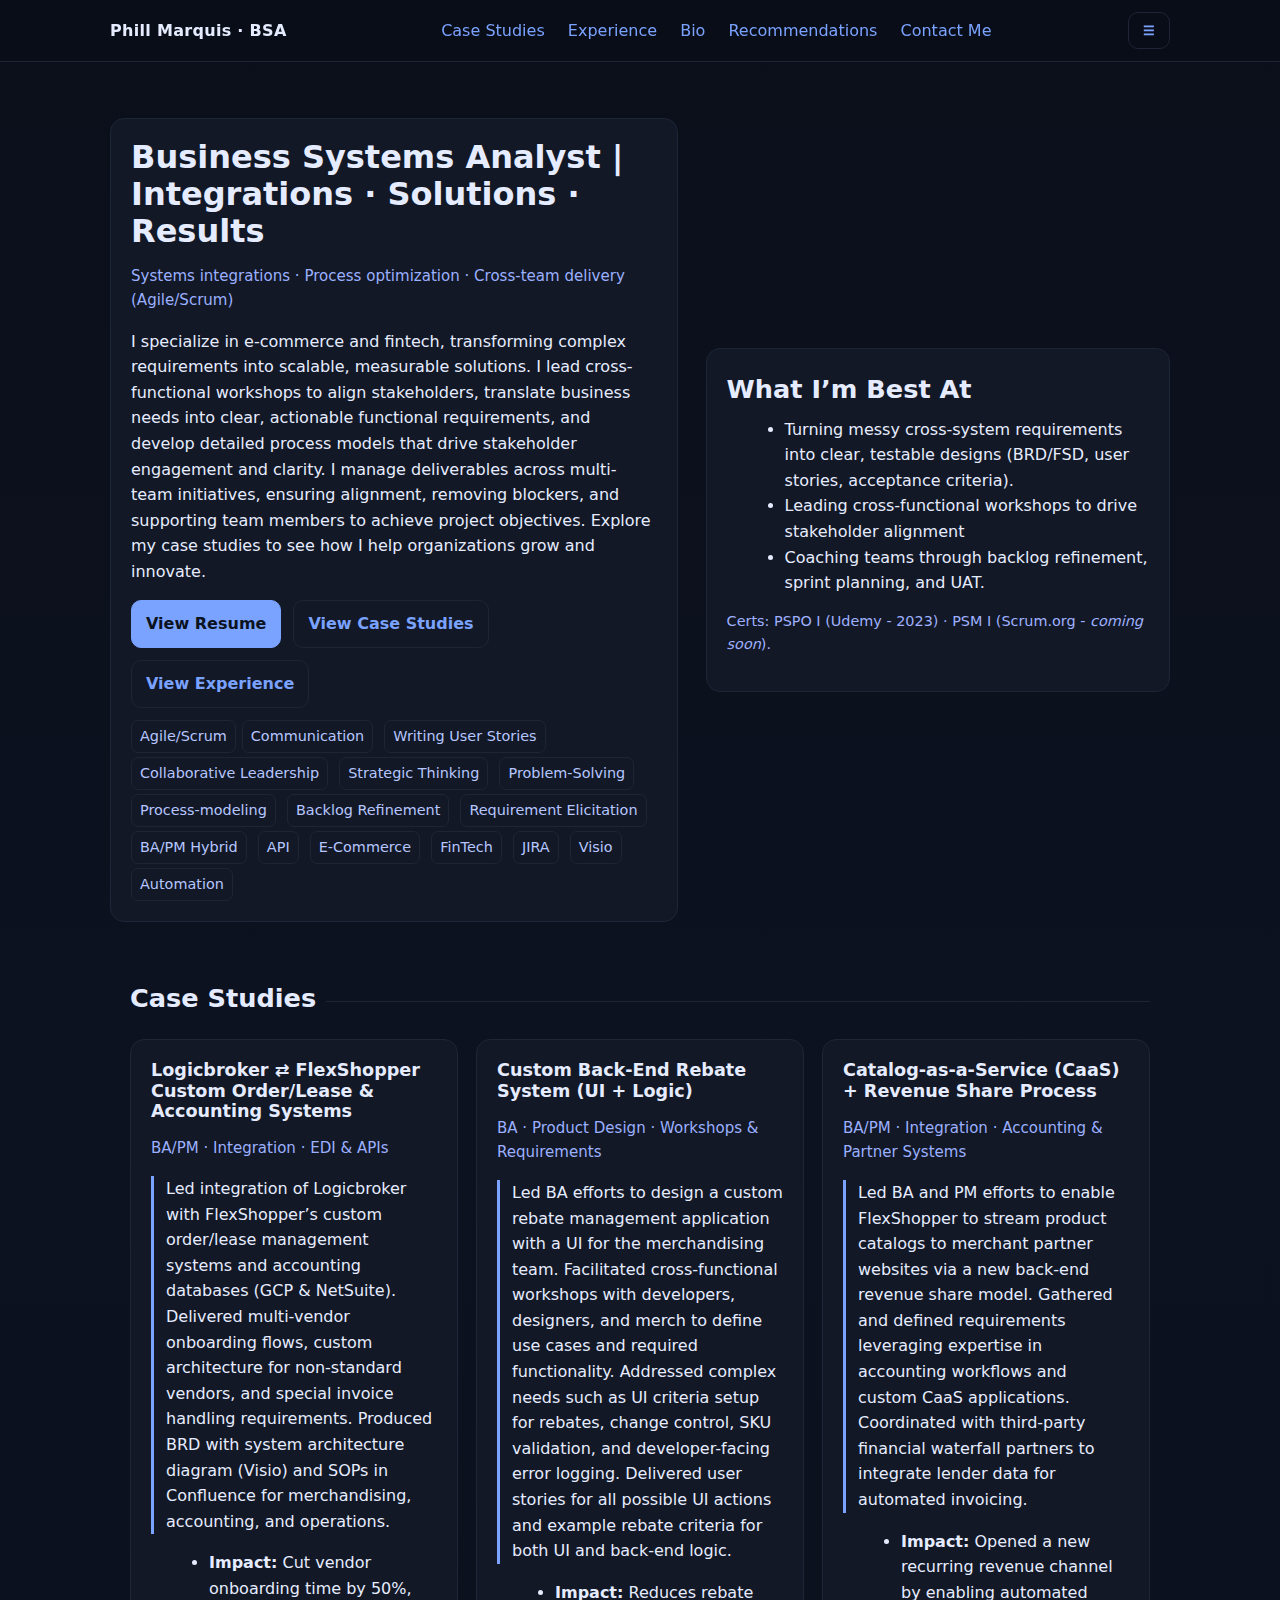
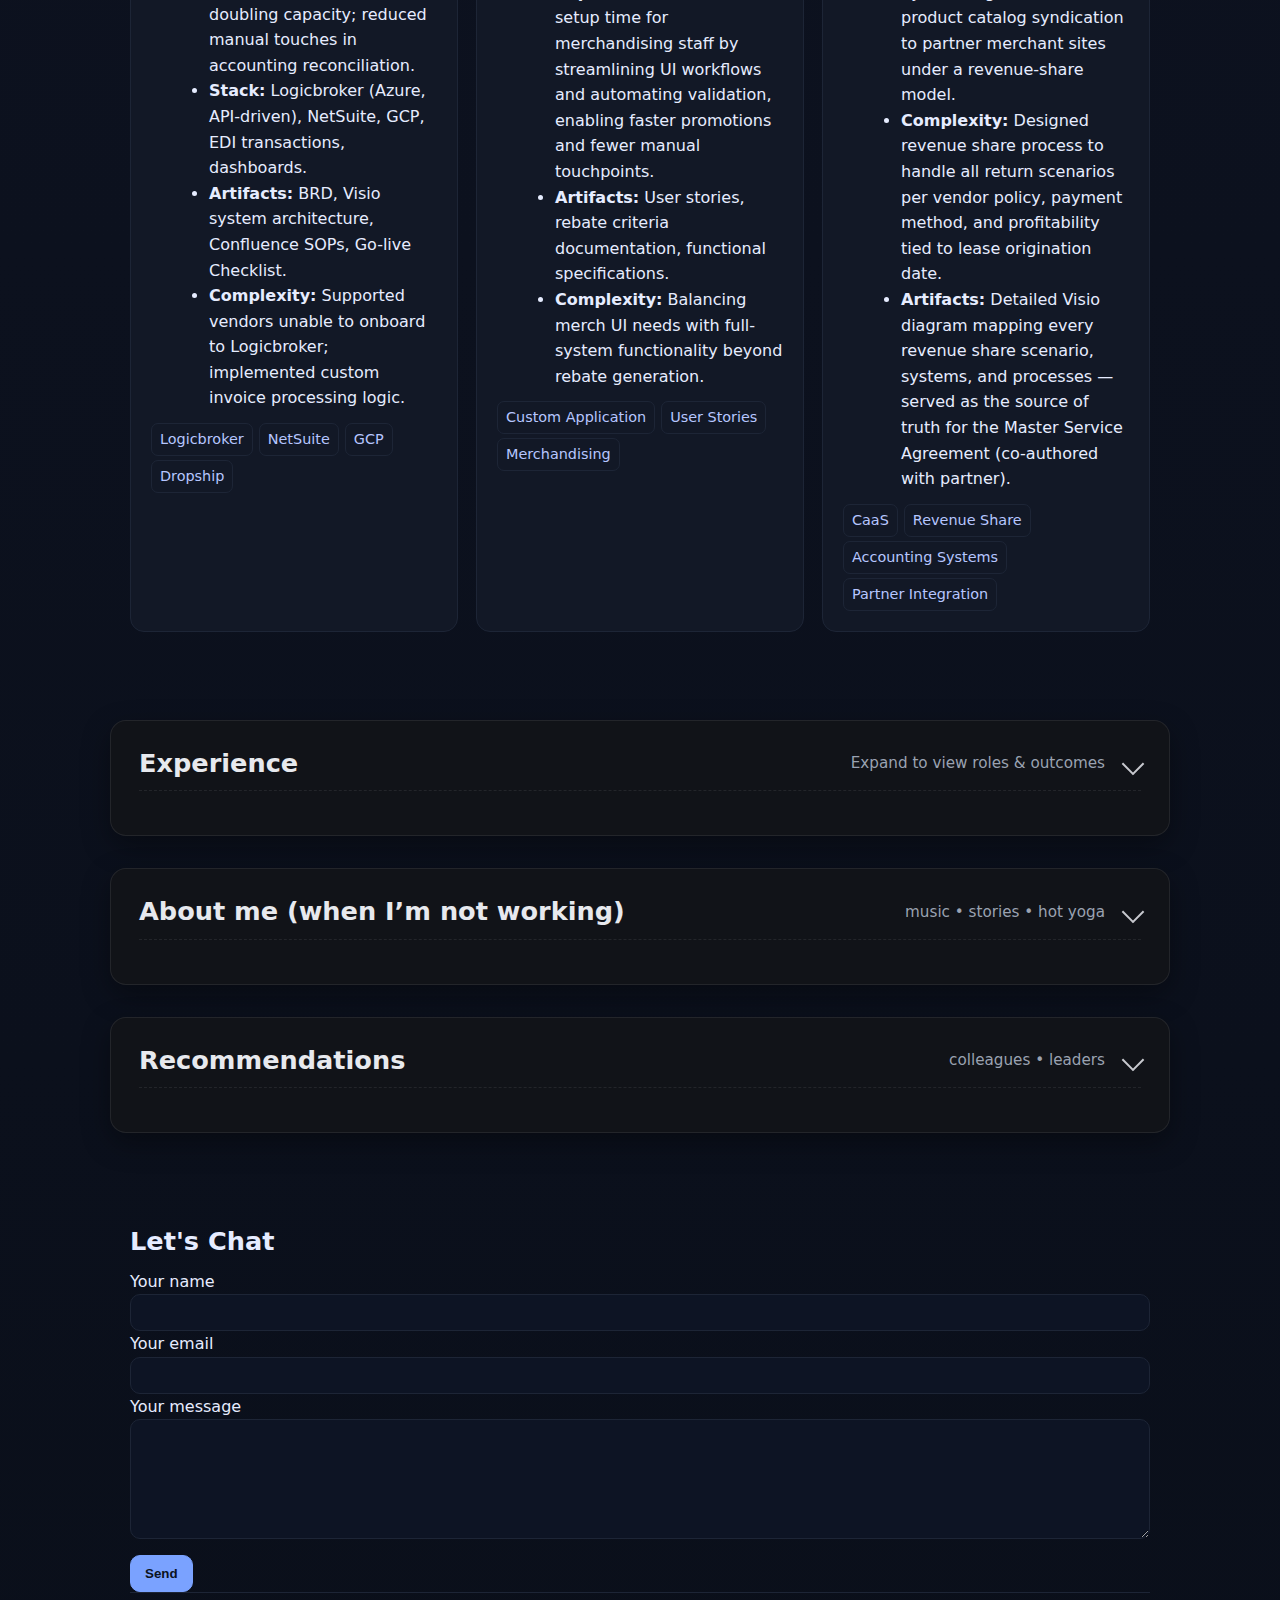
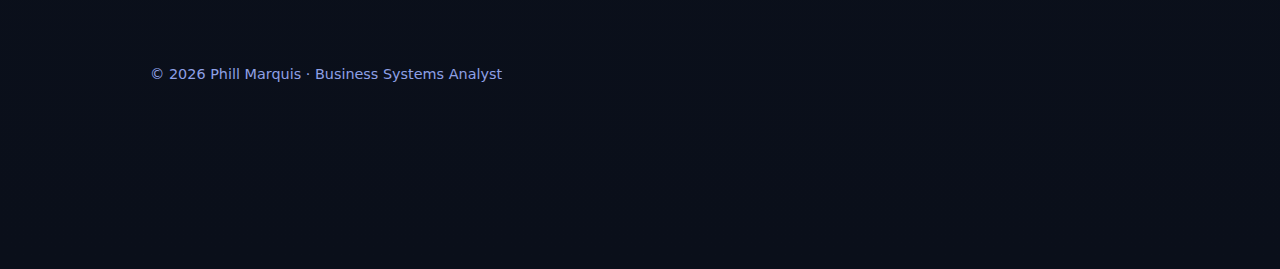
<file: index.html>
<!doctype html>
<html lang="en">
<head>
  <meta charset="utf-8" />
  <meta name="viewport" content="width=device-width, initial-scale=1" />
  <title>Phill Marquis — Business Systems Analyst Portfolio</title>
  <meta name="description" content="Business Systems Analyst specializing in systems integrations, process optimization, and cross-team delivery (Agile/Scrum). Portfolio, case studies, blog, and contact." />
  <style>
    :root{
      --bg:#0b0f1a; --panel:#121826; --ink:#e6ecff; --muted:#9bb0ff;
      --accent:#7aa2ff; --accent-2:#b6c6ff; --line:#1d2536; --ok:#89ffa1;
    }
    *{box-sizing:border-box} html{scroll-behavior:smooth}
    body{margin:0;font:16px/1.6 system-ui,Segoe UI,Roboto,Helvetica,Arial;color:var(--ink);background:linear-gradient(180deg,var(--bg),#0d1220 30%,#0a0f1a)}
    a{color:var(--accent);text-decoration:none} a:hover{text-decoration:underline}
    header{position:sticky;top:0;z-index:1000;background:rgba(9,13,24,.85);backdrop-filter:blur(8px);border-bottom:1px solid var(--line)}
    .nav{max-width:1100px;margin:0 auto;display:flex;align-items:center;justify-content:space-between;padding:12px 20px}
    .brand{font-weight:700;letter-spacing:.3px}
    .menu a{margin-left:18px}
    .wrap{max-width:1100px;margin:0 auto;padding:56px 20px}
    .hero{display:grid;grid-template-columns:1.1fr .9fr;gap:28px;align-items:center}
    .card{background:var(--panel);border:1px solid var(--line);border-radius:14px;padding:20px}
    .pill{display:inline-block;padding:6px 10px;border:1px solid var(--line);border-radius:999px;color:var(--muted);margin-right:8px;margin-bottom:8px}
    h1,h2,h3{line-height:1.15;margin:0 0 12px}
    h1{font-size:2rem} h2{font-size:1.6rem;margin-top:6px} h3{font-size:1.1rem}
    .cta{display:flex;gap:12px;margin-top:14px;flex-wrap:wrap}
    .btn{display:inline-block;padding:10px 14px;border-radius:10px;border:1px solid var(--accent);color:#0b1220;background:var(--accent);font-weight:600}
    .btn.ghost{background:transparent;color:var(--accent);border-color:var(--line)}
    .grid{display:grid;gap:18px}
    .grid.cols-3{grid-template-columns:repeat(3,1fr)}
    .grid.cols-2{grid-template-columns:repeat(2,1fr)}
    .meta{color:var(--muted);font-size:.94rem}
    .list{margin:10px 0 0 18px}
    .foot{color:#8ea0e6;font-size:.9rem}
    .tagset{margin-top:8px}
    .tag{display:inline-block;border:1px solid var(--line);border-radius:7px;padding:4px 8px;margin:4px 6px 0 0;color:var(--accent-2);font-size:.9rem}
    .ks{border-left:3px solid var(--accent);padding-left:12px}
    .badge{color:#07121f;background:var(--ok);border-radius:7px;padding:2px 8px;font-weight:700;letter-spacing:.3px;margin-left:8px}
    .section-title{display:flex;align-items:center;gap:10px;margin-bottom:14px}
    .section-title .line{flex:1;height:1px;background:var(--line)}
    form input, form textarea{width:100%;padding:10px;border-radius:10px;border:1px solid var(--line);background:#0d1424;color:var(--ink)}
    form textarea{min-height:120px}
    form button{margin-top:8px}
    footer{border-top:1px solid var(--line);margin-top:40px}
    .note{font-size:.9rem;color:#9fb1ff}
    @media (max-width:900px){.hero{grid-template-columns:1fr}}
    @media (max-width:720px){.grid.cols-3{grid-template-columns:1fr}.grid.cols-2{grid-template-columns:1fr}}
  </style>
  <script>
    // mobile nav toggle + close on link
    document.addEventListener('DOMContentLoaded', () => {
      const burger = document.getElementById('burger');
      const menu = document.getElementById('menu');
      burger.addEventListener('click', () => menu.hidden = !menu.hidden);
      menu.querySelectorAll('a').forEach(a => a.addEventListener('click', () => menu.hidden = true));
    });
  </script>
</head>
<body>
  <header>
    <div class="nav">
      <div class="brand">Phill Marquis · BSA</div>
      <nav>
        <div class="menu" id="menu">
          <a href="#cases">Case Studies</a>
          <a href="#experience">Experience</a>
          <a href="#about-me">Bio</a>
          <a href="#recommendations">Recommendations</a>
          <a href="#form">Contact Me</a>
        </div>
      </nav>
      <button id="burger" class="btn ghost" aria-label="Menu">☰</button>
    </div>
  </header>

  <main class="wrap">
    <!-- HERO -->
    <section class="hero">
      <div class="card">
        <h1>Business Systems Analyst | Integrations · Solutions · Results</h1>
        <p class="meta">Systems integrations · Process optimization · Cross-team delivery (Agile/Scrum)</p>
        <p>I specialize in e-commerce and fintech, transforming complex requirements into scalable, measurable solutions. I lead cross-functional workshops to align stakeholders, translate business needs into clear, actionable functional requirements, and develop detailed process models that drive stakeholder engagement and clarity. I manage deliverables across multi-team initiatives, ensuring alignment, removing blockers, and supporting team members to achieve project objectives. Explore my case studies to see how I help organizations grow and innovate.</p>
        <div class="cta">
         <a href="https://marquisphill.github.io/Professional-Portfolio/Phillip_DaSilva-Marquis_Resume_2025_Web.pdf" 
       class="btn btn-ghost" 
       target="_blank" 
       rel="noopener">
          <i class="bi bi-file-earmark-arrow-down"></i> View Resume
        </a>
          <a class="btn ghost" href="#cases">View Case Studies</a>
          <a class="btn ghost" href="#experience">View Experience</a>
        </div>
        <div class="tagset">
<span class="tag">Agile/Scrum</span><span class="tag">Communication</span>
<span class="tag">Writing User Stories</span>
<span class="tag">Collaborative Leadership</span>
<span class="tag">Strategic Thinking</span>
<span class="tag">Problem-Solving</span>
<span class="tag">Process-modeling</span>
<span class="tag">Backlog Refinement</span>
<span class="tag">Requirement Elicitation</span>
<span class="tag">BA/PM Hybrid</span>
<span class="tag">API</span>
<span class="tag">E-Commerce</span>
<span class="tag">FinTech</span>
<span class="tag">JIRA</span>
<span class="tag">Visio</span>
<span class="tag">Automation</span>
        </div>
      </div>
      <div class="card">
        <h2>What I’m Best At</h2>
        <ul class="list">
          <li>Turning messy cross-system requirements into clear, testable designs (BRD/FSD, user stories, acceptance criteria).</li>
          <li>Leading cross-functional workshops to drive stakeholder alignment</li>
          <li>Coaching teams through backlog refinement, sprint planning, and UAT.</li>
        </ul>
        <p class="note">Certs: PSPO I (Udemy - 2023) · PSM I (Scrum.org - <em>coming soon</em>).</p>
      </div>
    </section>

    <!-- CASE STUDIES -->
    <section id="cases" class="wrap">
      <div class="section-title"><h2>Case Studies</h2><div class="line"></div></div>
      <div class="grid cols-3">
        <!-- Case 1 -->
        <article class="card">
          <h3>Logicbroker ⇄ FlexShopper Custom Order/Lease & Accounting Systems</h3>
          <p class="meta">BA/PM · Integration · EDI & APIs</p>
          <p class="ks">Led integration of Logicbroker with FlexShopper’s custom order/lease management systems and accounting databases (GCP & NetSuite). Delivered multi-vendor onboarding flows, custom architecture for non-standard vendors, and special invoice handling requirements. Produced BRD with system architecture diagram (Visio) and SOPs in Confluence for merchandising, accounting, and operations.</p>
          <ul class="list">
            <li><strong>Impact:</strong> Cut vendor onboarding time by 50%, doubling capacity; reduced manual touches in accounting reconciliation.</li>
            <li><strong>Stack:</strong> Logicbroker (Azure, API-driven), NetSuite, GCP, EDI transactions, dashboards.</li>
            <li><strong>Artifacts:</strong> BRD, Visio system architecture, Confluence SOPs, Go-live Checklist.</li>
            <li><strong>Complexity:</strong> Supported vendors unable to onboard to Logicbroker; implemented custom invoice processing logic.</li>
          </ul>
          <div class="tagset">
            <span class="tag">Logicbroker</span><span class="tag">NetSuite</span><span class="tag">GCP</span><span class="tag">Dropship</span>
          </div>
        </article>

        <!-- Case 2 -->
        <article class="card">
          <h3>Custom Back-End Rebate System (UI + Logic)</h3>
          <p class="meta">BA · Product Design · Workshops & Requirements</p>
          <p class="ks">Led BA efforts to design a custom rebate management application with a UI for the merchandising team. Facilitated cross-functional workshops with developers, designers, and merch to define use cases and required functionality. Addressed complex needs such as UI criteria setup for rebates, change control, SKU validation, and developer-facing error logging. Delivered user stories for all possible UI actions and example rebate criteria for both UI and back-end logic.</p>
          <ul class="list">
            <li><strong>Impact:</strong> Reduces rebate setup time for merchandising staff by streamlining UI workflows and automating validation, enabling faster promotions and fewer manual touchpoints.</li>
            <li><strong>Artifacts:</strong> User stories, rebate criteria documentation, functional specifications.</li>
            <li><strong>Complexity:</strong> Balancing merch UI needs with full-system functionality beyond rebate generation.</li>
          </ul>
          <div class="tagset">
            <span class="tag">Custom Application</span><span class="tag">User Stories</span><span class="tag">Merchandising</span>
          </div>
        </article>

        <!-- Case 3 -->
        <article class="card">
          <h3>Catalog-as-a-Service (CaaS) + Revenue Share Process</h3>
          <p class="meta">BA/PM · Integration · Accounting & Partner Systems</p>
          <p class="ks">Led BA and PM efforts to enable FlexShopper to stream product catalogs to merchant partner websites via a new back-end revenue share model. Gathered and defined requirements leveraging expertise in accounting workflows and custom CaaS applications. Coordinated with third-party financial waterfall partners to integrate lender data for automated invoicing.</p>
          <ul class="list">
            <li><strong>Impact:</strong> Opened a new recurring revenue channel by enabling automated product catalog syndication to partner merchant sites under a revenue-share model.</li>
            <li><strong>Complexity:</strong> Designed revenue share process to handle all return scenarios per vendor policy, payment method, and profitability tied to lease origination date.</li>
            <li><strong>Artifacts:</strong> Detailed Visio diagram mapping every revenue share scenario, systems, and processes — served as the source of truth for the Master Service Agreement (co-authored with partner).</li>
          </ul>
          <div class="tagset">
            <span class="tag">CaaS</span><span class="tag">Revenue Share</span><span class="tag">Accounting Systems</span><span class="tag">Partner Integration</span>
          </div>
        </article>
      </div>
    </section>


<!-- EXPERIENCE (collapsible, self-contained styles) -->
<section id="experience" class="xp-module">
  <details id="xp-details" class="xp-card">
    <summary class="xp-header">
      <h2 class="xp-title">Experience</h2>
      <span class="xp-kicker">Expand to view roles &amp; outcomes</span>
      <span class="xp-caret" aria-hidden="true"></span>
    </summary>

    <div class="xp-roles">

      <!-- FlexShopper — Project Manager, Merchandising -->
      <article class="xp-role">
        <div class="xp-meta">
          <div class="xp-meta-left">
            <h3 class="xp-role-title">Project Manager, Merchandising</h3>
            <div class="xp-company">FlexShopper Inc. · Boca Raton, FL</div>
          </div>
          <div class="xp-dates">Mar 2025 – Aug 2025</div>
        </div>
        <p class="xp-text">
          Led projects and requirements across merchandising initiatives; launched category microsites with finance waterfall,
          streamlining merchant onboarding and driving new revenue activation.
        </p>
      </article>

      <!-- FlexShopper — Business Systems Analyst / PMO Analyst -->
      <article class="xp-role">
        <div class="xp-meta">
          <div class="xp-meta-left">
            <h3 class="xp-role-title">Business Systems Analyst / PMO Analyst</h3>
            <div class="xp-company">FlexShopper Inc. · Boca Raton, FL</div>
          </div>
          <div class="xp-dates">Nov 2023 – Mar 2025</div>
        </div>
        <p class="xp-text">
          Drove Agile delivery and authored BRDs/FSDs; integrated Logicbroker with NetSuite to automate remittance,
          onboard 35+ vendors, cut onboarding SLAs by 50%, and standardize the invoice process.
        </p>
      </article>

      <!-- Pet Supermarket — Junior Business Analyst -->
      <article class="xp-role">
        <div class="xp-meta">
          <div class="xp-meta-left">
            <h3 class="xp-role-title">Junior Business Analyst</h3>
            <div class="xp-company">Pet Supermarket Inc. · Sunrise, FL</div>
          </div>
          <div class="xp-dates">Jan 2021 – Jul 2023</div>
        </div>
        <p class="xp-text">
          Acted as PIM product owner; onboarded 200+ vendors and scaled data ops for 14K+ SKUs while coordinating SFCC integrations and QA for reliable releases.
        </p>
      </article>

      <!-- Pet Supermarket — Web Catalog Specialist -->
      <article class="xp-role">
        <div class="xp-meta">
          <div class="xp-meta-left">
            <h3 class="xp-role-title">Web Catalog Specialist</h3>
            <div class="xp-company">Pet Supermarket Inc. · Sunrise, FL</div>
          </div>
          <div class="xp-dates">Aug 2018 – Jan 2021</div>
        </div>
        <p class="xp-text">
          Implemented the company’s first PIM and maintained 14K products; published 150+ new web items weekly and drove promo execution to support ecommerce growth.
        </p>
      </article>

      <!-- Pet Supermarket — Digital Marketing Specialist -->
      <article class="xp-role">
        <div class="xp-meta">
          <div class="xp-meta-left">
            <h3 class="xp-role-title">Digital Marketing Specialist</h3>
            <div class="xp-company">Pet Supermarket Inc. · Sunrise, FL</div>
          </div>
          <div class="xp-dates">Oct 2015 – Aug 2018</div>
        </div>
        <p class="xp-text">
          Onboarded Oracle Responsys and managed a 1.5M list; warmed up the IP and lifted email open rate 30%, increasing site traffic by 17% through data-driven campaigns.
        </p>
      </article>

      <!-- Pet Supermarket — Ecommerce Specialist -->
      <article class="xp-role">
        <div class="xp-meta">
          <div class="xp-meta-left">
            <h3 class="xp-role-title">Ecommerce Specialist</h3>
            <div class="xp-company">Pet Supermarket Inc. · Sunrise, FL</div>
          </div>
          <div class="xp-dates">Jul 2015 – Aug 2015</div>
        </div>
        <p class="xp-text">
          Supported store migration and site redesign; managed Amazon Seller ops and introduced faceted search to improve product discovery.
        </p>
      </article>

      <!-- Pet Supermarket — Sales Associate -->
      <article class="xp-role">
        <div class="xp-meta">
          <div class="xp-meta-left">
            <h3 class="xp-role-title">Sales Associate</h3>
            <div class="xp-company">Pet Supermarket Inc. · Sunrise, FL</div>
          </div>
          <div class="xp-dates">Jul 2013 – Apr 2015</div>
        </div>
        <p class="xp-text">
          Delivered high-touch customer service and achieved sales goals through product expertise and relationship building.
        </p>
      </article>

    </div>
  </details>
</section>

<style>
  /* dark palette tuned to your theme */
  :root{
    --xp-bg: #0a0c12;             /* page background (darker) */
    --xp-card: #111318;           /* card background (slightly lighter) */
    --xp-text: #e7e9ee;
    --xp-muted: #9aa2b1;
    --xp-border: rgba(255,255,255,.08);
    --xp-shadow: 0 10px 28px rgba(0,0,0,.35);
    --xp-radius: 16px;
  }

  /* spacing around section */
  .xp-module{ margin: 2rem 0; }

  /* card that fully encapsulates Experience */
  .xp-card{
    background: var(--xp-card);
    color: var(--xp-text);
    border: 1px solid var(--xp-border);
    border-radius: var(--xp-radius);
    box-shadow: var(--xp-shadow);
    padding: clamp(1rem, 2.5vw, 1.75rem);
    overflow: hidden;            /* keeps header content inside the box */
  }

  /* remove native marker and make header the toggle */
  .xp-header{ 
    list-style: none; 
    cursor: pointer;
    display: grid;
    grid-template-columns: 1fr auto 1.5rem; /* title | kicker | caret */
    align-items: center;
    gap: .75rem;
    border-bottom: 1px dashed var(--xp-border);
    padding-bottom: .75rem;
    margin-bottom: 1rem;
  }
  .xp-card > summary::-webkit-details-marker{ display:none; } /* hide default arrow */
  .xp-title{ margin:0; font-size: clamp(1.25rem, 1rem + 1vw, 1.6rem); }
  .xp-kicker{ color: var(--xp-muted); font-size: .95rem; white-space: nowrap; }
  .xp-caret{
    width: 1rem; height: 1rem;
    justify-self: end;
    border-right: 2px solid rgba(231,233,238,.85);
    border-bottom: 2px solid rgba(231,233,238,.85);
    transform: rotate(45deg); /* ▼ look */
    transition: transform .18s ease;
  }
  /* rotate caret when open */
  details[open] .xp-caret{ transform: rotate(-135deg); } /* ▲ */

  /* roles layout */
  .xp-roles{ display: grid; gap: 1rem; }
  .xp-role{ padding: .25rem 0; }

  /* meta row keeps content inside and wraps neatly on small screens */
  .xp-meta{
    display:flex; align-items:flex-start; justify-content:space-between; gap:.75rem; flex-wrap:wrap;
  }
  .xp-role-title{ margin:0 0 .15rem 0; font-size: 1rem; }
  .xp-company{ color: var(--xp-muted); font-size: .95rem; }
  .xp-dates{ color: var(--xp-muted); font-size: .9rem; white-space: nowrap; }

  .xp-text{ margin:.5rem 0 0 0; line-height: 1.55; }
</style>

<!-- ABOUT ME (collapsible, image left / text right) -->
<section id="about-me" class="ab-module">
  <details id="about-details" class="ab-card">
    <summary class="ab-header">
      <h2 class="ab-title">About me (when I’m not working)</h2>
      <span class="ab-kicker">music • stories • hot yoga</span>
      <span class="ab-caret" aria-hidden="true"></span>
    </summary>

    <div class="ab-grid">
      <!-- Image (left) -->
      <figure class="ab-media">
        <!-- Replace the src with your image path -->
        <img src="https://marquisphill.github.io/Professional-Portfolio/about_me_square_2.jpg" alt="Phill staring off into the lush green Colombian jungle, thinking about his next project" loading="lazy">
      </figure>

      <!-- Text (right) -->
      <div class="ab-body">
        <p>
          I’m someone who finds inspiration in both the quiet moments and the big, creative bursts. Producing music is my
          playground, where I can experiment, layer sounds, and build something that feels alive. Writing short stories
          gives me that same rush, letting me create worlds and characters that stick with you. And then there’s hot yoga,
          my reset button. It keeps me balanced, challenges me in the best ways, and reminds me to slow down and breathe.
          Whether I’m behind a laptop, a mixing board, or on the mat, I’m always chasing that feeling of creating
          something that matters, something that leaves an impact.
        </p>
      </div>
    </div>
  </details>
</section>

<!-- RECOMMENDATIONS (collapsible, matches About Me width) -->
<section id="recommendations" class="ab-module">
  <details id="rec-details" class="ab-card">
    <summary class="ab-header">
      <h2 class="ab-title">Recommendations</h2>
      <span class="ab-kicker">colleagues • leaders</span>
      <span class="ab-caret" aria-hidden="true"></span>
    </summary>

    <div class="rec-body">
      <!-- Recommendation block -->
      <article class="rec-card">
        <header class="rec-head">
          <h3 class="rec-name">Navin Anand</h3>
          <a class="rec-link" href="https://www.linkedin.com/in/navin-anand/" target="_blank" rel="noopener">LinkedIn</a>
        </header>
        <p class="rec-meta">
          <span class="rec-role">Chief Technology Officer (worked with Phillip on the same team)</span> ·
          <span class="rec-company">FlexShopper Inc.</span> ·
          <time datetime="2025-08-09">August 9, 2025</time>
        </p>
        <p class="rec-blurb">
       Phil was part of our PMO team, where he consistently demonstrated adaptability, and strategic thinking. Starting within the Development PMO, Phil quickly pivoted to the Business PMO without missing a beat—showing his ability to bridge technical and business perspectives seamlessly.<br><br>

Phil effectively managed a diverse set of stakeholders, including external partners, internal business SMEs, and development teams. He excelled at facilitating discussions with all key parties to prioritize initiatives, ensuring that our backlog was always aligned with ROI-driven decision-making. His command of Jira, Confluence, Asana, and other PM tools made him a highly efficient and well-organized PM/BA/PO<br><br>

From day one, Phil took on large-scale programs with confidence and delivered results—Logicbroker being a standout example. His ability to coordinate complex projects, align cross-functional teams, and keep everyone focused on shared goals made him an indispensable part of our success.<br><br>

I would recommend Phil for any program or project management role—his combination of adaptability, and results-oriented leadership is truly top-tier.
        </p>
      </article>

      <article class="rec-card">
        <header class="rec-head">
          <h3 class="rec-name">Joseph Zannucci</h3>
          <a class="rec-link" href="https://www.linkedin.com/in/dennis-owcarz-7500a27/" target="_blank" rel="noopener">LinkedIn</a>
        </header>
        <p class="rec-meta">
          <span class="rec-role">Project Manager IT/DEV & Scrum Master (managed Phillip directly)</span> ·
          <span class="rec-company">FlexShopper Inc.</span> ·
          <time datetime="2025-08-14">August 14, 2025</time>
        </p>
        <p class="rec-blurb">
          I'm happy to recommend Phill, who reported directly to me at Flexshopper. I worked with him on several projects, and he was consistently reliable, organized, and eager to grow.<br><br>

He played a key role in managing off-cycle requests from our Merchandising team and was a huge help in supporting payment process integrations. No matter the task, he approached it with a positive attitude and strong attention to detail. <br><br>

Phill was also a great team player—easy to work with and always willing to lend a hand. I’m confident he’ll bring the same energy and dedication to any role he takes on.
        </p>
      </article>

       <article class="rec-card">
        <header class="rec-head">
          <h3 class="rec-name">Moe Sheikha</h3>
          <a class="rec-link" href="https://www.linkedin.com/in/mohanads/" target="_blank" rel="noopener">LinkedIn</a>
        </header>
        <p class="rec-meta">
          <span class="rec-role">Software Development Manager (worked with Phillip but on different teams)</span> ·
          <span class="rec-company">FlexShopper Inc.</span> ·
          <time datetime="2025-08-19">August 19, 2025</time>
        </p>
        <p class="rec-blurb">
       I had the pleasure of working with Phil at FlexShopper, where he consistently impressed me with his thoroughness and ability to keep projects on track. He has a great eye for detail, asks thoughtful questions, and ensures that nothing slips through the cracks. Beyond his strong work ethic, Phil is approachable and easy to work with, which makes collaboration smooth and effective. I’d gladly work with him again on any project.
        </p>
      </article>

      <!-- Duplicate <article class="rec-card">…</article> for more -->
    </div>
  </details>
</section>

<!-- Scoped styling: inherits width from .ab-module/.ab-card like About Me -->
<style>
  /* Do NOT set max-width here; About Me width comes from your .ab-module/.ab-card CSS */
  #recommendations .rec-body {
    padding: 1.25rem;
    background: #141414;       /* slightly lighter than black bg */
    border: 1px solid #262626;
    border-top: none;           /* ab-card border likely on summary */
    border-radius: 0 0 14px 14px;
  }

  #recommendations .rec-card {
    background: #0f0f0f;
    border: 1px solid #222;
    border-radius: 12px;
    padding: 1rem 1rem 1.1rem;
    margin: 0 0 1rem 0;
    color: #eaeaea;
  }

  #recommendations .rec-head {
    display: flex;
    align-items: center;
    gap: .75rem;
    margin-bottom: .35rem;
  }

  #recommendations .rec-name { margin: 0; font-size: 1.05rem; color: #fff; }
  #recommendations .rec-link { margin-left: auto; font-size: .92rem; color: #4da3ff; text-decoration: none; }
  #recommendations .rec-link:hover { text-decoration: underline; }

  #recommendations .rec-meta { margin: 0; font-size: .9rem; color: #b5bac1; }
  #recommendations .rec-blurb { margin: .6rem 0 0; color: #dddddd; line-height: 1.55; }

  @media (prefers-reduced-motion: no-preference) {
    #recommendations .rec-card { transition: transform .12s ease; }
    #recommendations .rec-card:hover { transform: translateY(-1px); }
  }
</style>

<!-- Optional: open the section when a link points to #recommendations -->
<script>
  document.addEventListener('DOMContentLoaded', () => {
    const details = document.getElementById('rec-details');
    if (details) details.open = false; // keep closed on load
    document.querySelectorAll('a[href="#recommendations"]').forEach(a => {
      a.addEventListener('click', () => {
        setTimeout(() => { if (details) details.open = true; }, 0);
      });
    });
  });
</script>



<!-- SCOPED STYLES (keep with this section or move to your CSS file) -->
<style>
  :root{
    --ab-bg: #0a0c12;              /* page background (darker) */
    --ab-card: #111318;            /* card background (slightly lighter) */
    --ab-text: #e7e9ee;
    --ab-muted: #9aa2b1;
    --ab-border: rgba(255,255,255,.08);
    --ab-shadow: 0 10px 28px rgba(0,0,0,.35);
    --ab-radius: 16px;
  }

  .ab-module{ margin: 2rem 0; }

  /* Encapsulating card */
  .ab-card{
    background: var(--ab-card);
    color: var(--ab-text);
    border: 1px solid var(--ab-border);
    border-radius: var(--ab-radius);
    box-shadow: var(--ab-shadow);
    padding: clamp(1rem, 2.5vw, 1.75rem);
    overflow: hidden; /* ensure header content stays inside the box */
  }

  /* Collapsible header */
  .ab-header{
    list-style: none;
    cursor: pointer;
    display: grid;
    grid-template-columns: 1fr auto 1.5rem; /* title | kicker | caret */
    align-items: center;
    gap: .75rem;
    border-bottom: 1px dashed var(--ab-border);
    padding-bottom: .75rem;
    margin-bottom: 1rem;
  }
  .ab-card > summary::-webkit-details-marker{ display: none; } /* hide native marker */
  .ab-title{ margin: 0; font-size: clamp(1.25rem, 1rem + 1vw, 1.6rem); }
  .ab-kicker{ color: var(--ab-muted); font-size: .95rem; white-space: nowrap; }

  /* Caret */
  .ab-caret{
    width: 1rem; height: 1rem; justify-self: end;
    border-right: 2px solid rgba(231,233,238,.85);
    border-bottom: 2px solid rgba(231,233,238,.85);
    transform: rotate(45deg); /* ▼ */
    transition: transform .18s ease;
  }
  details[open] .ab-caret{ transform: rotate(-135deg); } /* ▲ */

  /* Content layout: image left, text right */
  .ab-grid{
    display: grid;
    grid-template-columns: minmax(240px, 40%) 1fr;
    gap: 1.25rem;
  }
  .ab-media{
    margin: 0;
    border-radius: 12px;
    overflow: hidden;
    border: 1px solid var(--ab-border);
  }
  .ab-media img{
    display: block;
    width: 100%;
    height: 100%;
    object-fit: cover;
  }
  .ab-body p{ margin: 0; line-height: 1.6; color: var(--ab-text); }

  /* Responsive: stack image and text on small screens */
  @media (max-width: 768px){
    .ab-grid{ grid-template-columns: 1fr; }
  }
</style>

<!-- JS: keep closed by default; open only when an anchor #about-me is clicked or loaded -->
<script>
(function(){
  const details = document.getElementById('about-details');
  const section = document.getElementById('about-me');

  function openAbout(){
    if (!details.open) details.open = true;
    section.scrollIntoView({ behavior: 'smooth', block: 'start' });
  }
  function closeAbout(){
    if (details.open) details.open = false;
  }

  // Closed on normal load; open only if hash is #about-me
  if (location.hash === '#about-me') openAbout(); else closeAbout();

  // Open when any link explicitly targets #about-me
  document.addEventListener('click', (e) => {
    const a = e.target.closest('a[href="#about-me"]');
    if (!a) return;
    e.preventDefault();
    openAbout();
    history.pushState(null, '', '#about-me');
  });

  // Handle back/forward navigation
  window.addEventListener('hashchange', () => {
    if (location.hash === '#about-me') openAbout();
    else closeAbout();
  });

  /* Optional: align anchors nicely if you have a sticky nav (adjust height) */
  section.style.scrollMarginTop = '84px';
})();
</script>


   
<!-- CONTACT FORM (theme-integrated) -->
<section id="form" class="wrap">
<div class="module-header mb-3">
  <h2 class="module-title"><i class="bi bi-chat-dots"></i> Let's Chat</h2>
  <span class="module-kicker"> </span>
</div>

<div id="contactAlerts" class="mb-3" aria-live="polite" aria-atomic="true"></div>

<form
  id="contactForm"
  class="card-dark p-3"
  action="https://formspree.io/f/mvgqyoby"
  method="POST"
  novalidate
>
  <!-- Name -->
  <div class="mb-3">
    <label for="name" class="form-label">Your name</label>
    <input type="text" id="name" name="name" class="form-control" required autocomplete="name" />
  </div>

  <!-- Email -->
  <div class="mb-3">
    <label for="email" class="form-label">Your email</label>
    <input type="email" id="email" name="email" class="form-control" required autocomplete="email" />
  </div>

  <!-- Message -->
  <div class="mb-3">
    <label for="message" class="form-label">Your message</label>
    <textarea id="message" name="message" class="form-control" rows="5" required></textarea>
  </div>

  <!-- Optional: subject line you’ll see in the email -->
  <input type="hidden" name="_subject" value="New message from your portfolio site" />

  <!-- Honeypot (spam reducer) -->
  <input type="text" name="_gotcha" tabindex="-1" autocomplete="off" style="display:none" />

  <button type="submit" id="contactSubmit" class="btn btn-primary">
    Send
  </button>
</form>



    <footer class="wrap">
      <p class="foot">© <span id="y"></span> Phill Marquis · Business Systems Analyst</p>
    </footer>
  </main>

  <script>document.getElementById('y').textContent = new Date().getFullYear();</script>


  <!-- Opens the Experiences section when user clicks through the experience href -->
  <script>
(function () {
  const details = document.getElementById('xp-details');
  const section  = document.getElementById('experience');

  function openExperience() {
    if (!details.open) details.open = true;
    // Smooth scroll to align the card nicely
    section.scrollIntoView({ behavior: 'smooth', block: 'start' });
  }
  function closeExperience() {
    if (details.open) details.open = false;
  }

  // 1) Initial load: open only if URL already has #experience
  if (location.hash === '#experience') openExperience();
  else closeExperience();

  // 2) In-page navigation: click any link that targets #experience
  document.addEventListener('click', (e) => {
    const anchor = e.target.closest('a[href="#experience"]');
    if (!anchor) return;
    e.preventDefault();           // stop browser’s default jump
    openExperience();             // open, then scroll
    history.pushState(null, '', '#experience'); // keep the hash in the URL
  });

  // 3) Hash changes (e.g., user clicks other section links)
  window.addEventListener('hashchange', () => {
    if (location.hash === '#experience') openExperience();
    else closeExperience();
  });

  // 4) Nice offset if you have a sticky navbar
  // (Adjust 84 to your navbar height)
  document.documentElement.style.scrollBehavior = 'smooth';
  document.querySelectorAll('section').forEach(s => s.style.scrollMarginTop = '84px');
})();
</script>



  
</body>
</html>
</file>
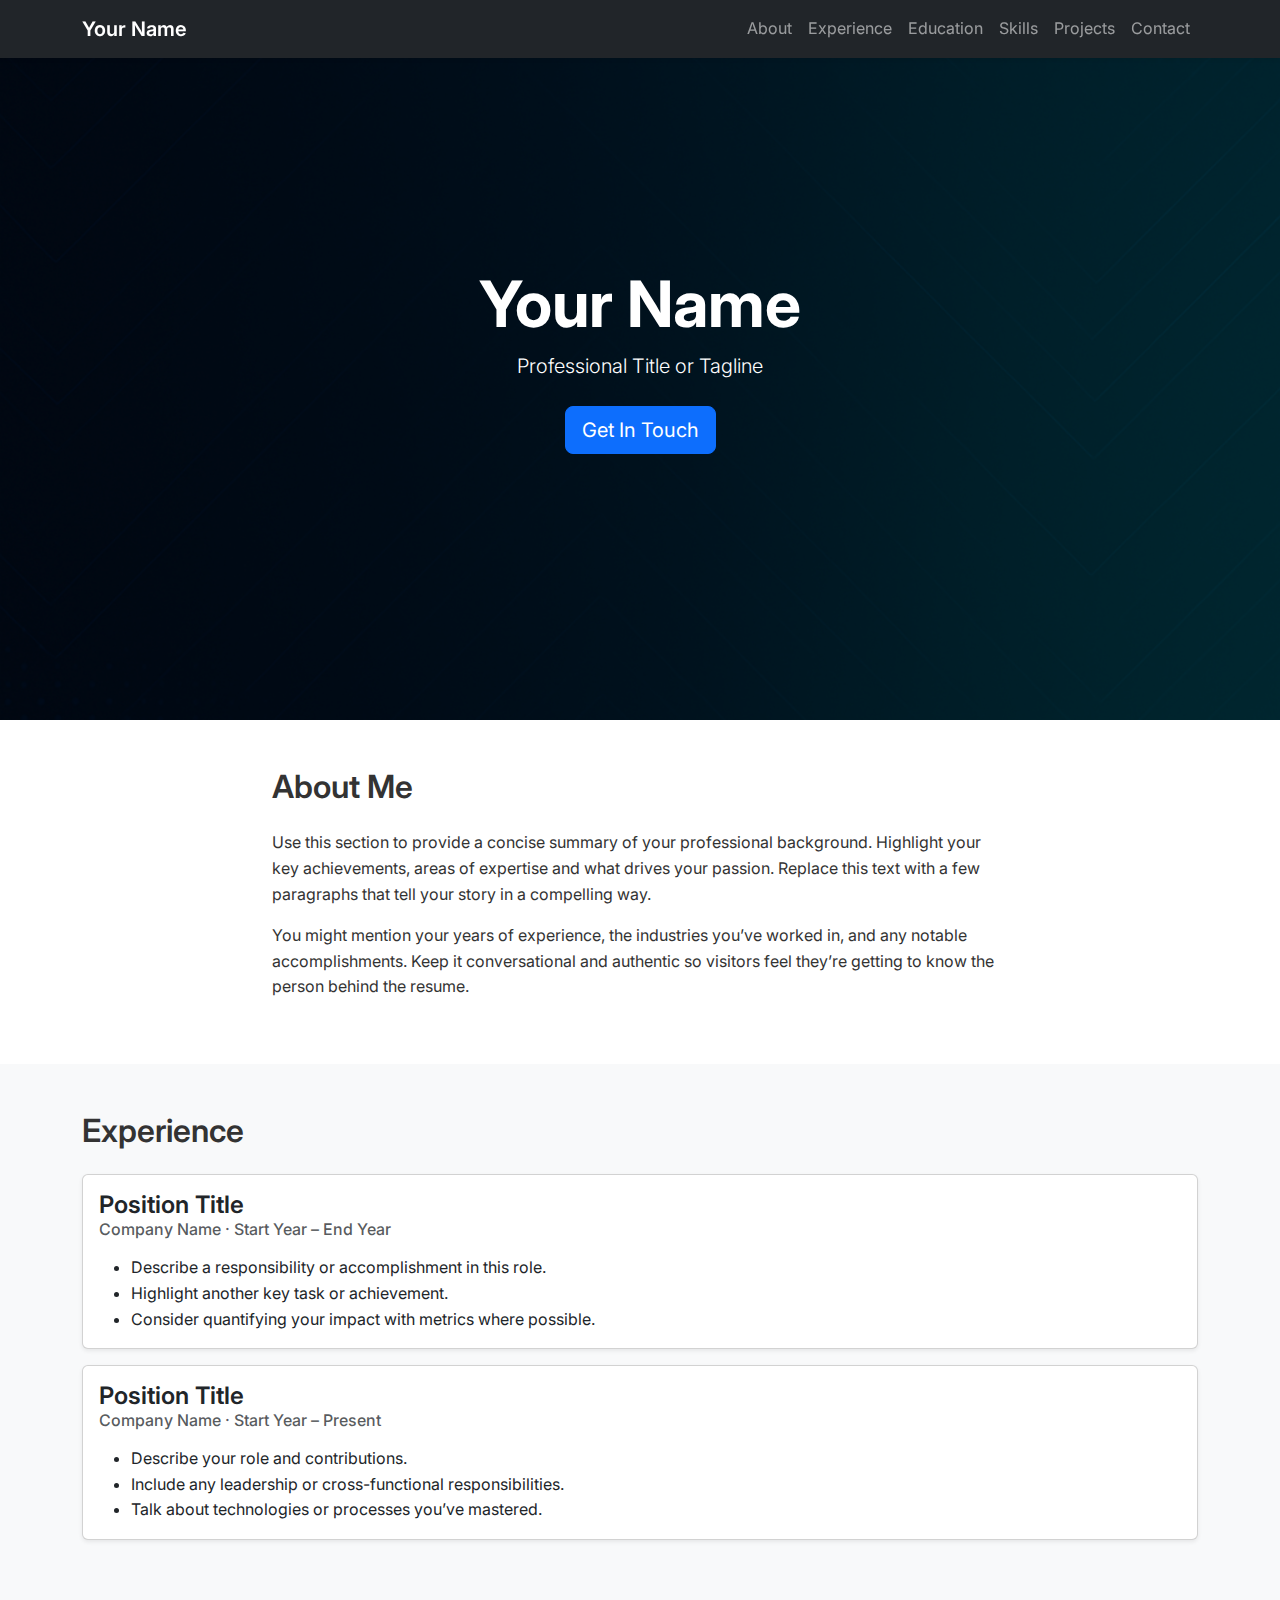
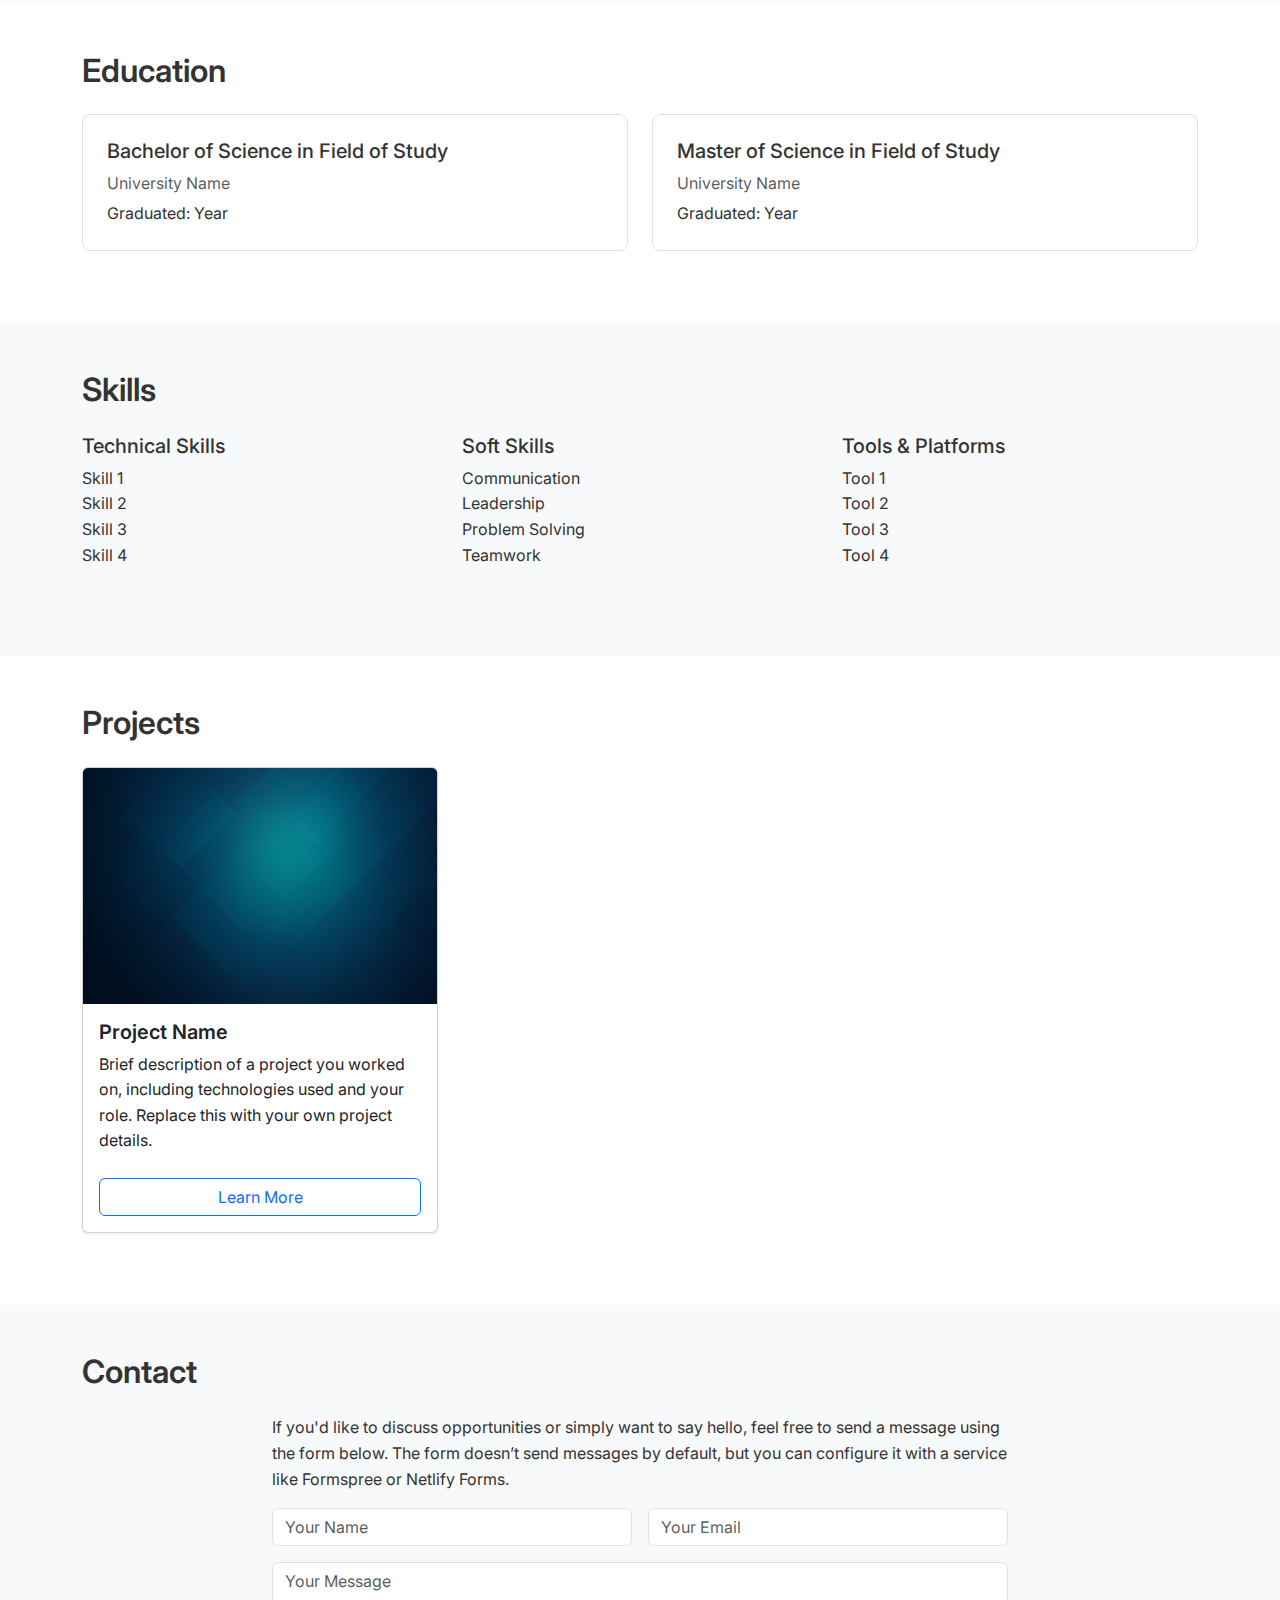
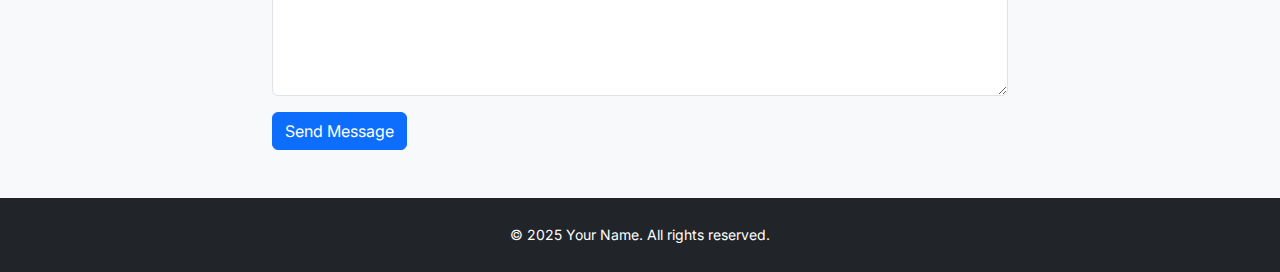
<file: professional_website/index.html>
<!DOCTYPE html>
<html lang="en">
<head>
  <meta charset="UTF-8">
  <meta name="viewport" content="width=device-width, initial-scale=1.0">
  <meta http-equiv="X-UA-Compatible" content="IE=edge">
  <title>Professional Portfolio</title>
  <!-- Bootstrap CSS -->
  <link href="https://cdn.jsdelivr.net/npm/bootstrap@5.3.2/dist/css/bootstrap.min.css" rel="stylesheet">
  <!-- Custom styles -->
  <link rel="stylesheet" href="style.css">
  <!-- Google Fonts -->
  <link rel="preconnect" href="https://fonts.googleapis.com">
  <link rel="preconnect" href="https://fonts.gstatic.com" crossorigin>
  <link href="https://fonts.googleapis.com/css2?family=Inter:wght@300;400;500;600;700&display=swap" rel="stylesheet">
</head>
<body>
  <!-- Navigation -->
  <nav class="navbar navbar-expand-lg navbar-dark bg-dark fixed-top shadow-sm">
    <div class="container">
      <a class="navbar-brand fw-semibold" href="#">Your Name</a>
      <button class="navbar-toggler" type="button" data-bs-toggle="collapse" data-bs-target="#navbarNav" aria-controls="navbarNav" aria-expanded="false" aria-label="Toggle navigation">
        <span class="navbar-toggler-icon"></span>
      </button>
      <div class="collapse navbar-collapse" id="navbarNav">
        <ul class="navbar-nav ms-auto">
          <li class="nav-item"><a class="nav-link" href="#about">About</a></li>
          <li class="nav-item"><a class="nav-link" href="#experience">Experience</a></li>
          <li class="nav-item"><a class="nav-link" href="#education">Education</a></li>
          <li class="nav-item"><a class="nav-link" href="#skills">Skills</a></li>
          <li class="nav-item"><a class="nav-link" href="#projects">Projects</a></li>
          <li class="nav-item"><a class="nav-link" href="#contact">Contact</a></li>
        </ul>
      </div>
    </div>
  </nav>

  <!-- Hero Section -->
  <header id="hero" class="d-flex align-items-center text-white text-center">
    <div class="container py-5">
      <h1 class="display-3 fw-bold">Your Name</h1>
      <p class="lead mb-4">Professional Title or Tagline</p>
      <a href="#contact" class="btn btn-primary btn-lg">Get In Touch</a>
    </div>
  </header>

  <!-- About Section -->
  <section id="about" class="py-5">
    <div class="container">
      <div class="row justify-content-center">
        <div class="col-lg-8">
          <h2 class="mb-4">About Me</h2>
          <p>Use this section to provide a concise summary of your professional background. Highlight your key achievements, areas of expertise and what drives your passion. Replace this text with a few paragraphs that tell your story in a compelling way.</p>
          <p>You might mention your years of experience, the industries you’ve worked in, and any notable accomplishments. Keep it conversational and authentic so visitors feel they’re getting to know the person behind the resume.</p>
        </div>
      </div>
    </div>
  </section>

  <!-- Experience Section -->
  <section id="experience" class="py-5 bg-light">
    <div class="container">
      <h2 class="mb-4">Experience</h2>
      <!-- Experience Item 1 -->
      <div class="card mb-3 shadow-sm">
        <div class="card-body">
          <h4 class="card-title mb-1">Position Title</h4>
          <h6 class="card-subtitle mb-3 text-muted">Company Name &middot; Start Year – End Year</h6>
          <ul class="mb-0">
            <li>Describe a responsibility or accomplishment in this role.</li>
            <li>Highlight another key task or achievement.</li>
            <li>Consider quantifying your impact with metrics where possible.</li>
          </ul>
        </div>
      </div>
      <!-- Experience Item 2 -->
      <div class="card mb-3 shadow-sm">
        <div class="card-body">
          <h4 class="card-title mb-1">Position Title</h4>
          <h6 class="card-subtitle mb-3 text-muted">Company Name &middot; Start Year – Present</h6>
          <ul class="mb-0">
            <li>Describe your role and contributions.</li>
            <li>Include any leadership or cross-functional responsibilities.</li>
            <li>Talk about technologies or processes you’ve mastered.</li>
          </ul>
        </div>
      </div>
    </div>
  </section>

  <!-- Education Section -->
  <section id="education" class="py-5">
    <div class="container">
      <h2 class="mb-4">Education</h2>
      <div class="row">
        <div class="col-md-6 mb-4">
          <div class="p-4 border rounded-3 h-100">
            <h5>Bachelor of Science in Field of Study</h5>
            <p class="mb-1 text-muted">University Name</p>
            <p class="mb-0">Graduated: Year</p>
          </div>
        </div>
        <div class="col-md-6 mb-4">
          <div class="p-4 border rounded-3 h-100">
            <h5>Master of Science in Field of Study</h5>
            <p class="mb-1 text-muted">University Name</p>
            <p class="mb-0">Graduated: Year</p>
          </div>
        </div>
      </div>
    </div>
  </section>

  <!-- Skills Section -->
  <section id="skills" class="py-5 bg-light">
    <div class="container">
      <h2 class="mb-4">Skills</h2>
      <div class="row">
        <div class="col-md-4 mb-4">
          <h5>Technical Skills</h5>
          <ul class="list-unstyled">
            <li>Skill 1</li>
            <li>Skill 2</li>
            <li>Skill 3</li>
            <li>Skill 4</li>
          </ul>
        </div>
        <div class="col-md-4 mb-4">
          <h5>Soft Skills</h5>
          <ul class="list-unstyled">
            <li>Communication</li>
            <li>Leadership</li>
            <li>Problem Solving</li>
            <li>Teamwork</li>
          </ul>
        </div>
        <div class="col-md-4 mb-4">
          <h5>Tools &amp; Platforms</h5>
          <ul class="list-unstyled">
            <li>Tool 1</li>
            <li>Tool 2</li>
            <li>Tool 3</li>
            <li>Tool 4</li>
          </ul>
        </div>
      </div>
    </div>
  </section>

  <!-- Projects Section -->
  <section id="projects" class="py-5">
    <div class="container">
      <h2 class="mb-4">Projects</h2>
      <div class="row">
        <div class="col-md-4 mb-4">
          <div class="card h-100 shadow-sm">
            <img src="images/project1.png" class="card-img-top" alt="Project image">
            <div class="card-body d-flex flex-column">
              <h5 class="card-title">Project Name</h5>
              <p class="card-text flex-grow-1">Brief description of a project you worked on, including technologies used and your role. Replace this with your own project details.</p>
              <a href="#" class="btn btn-outline-primary mt-2">Learn More</a>
            </div>
          </div>
        </div>
        <!-- Duplicate cards for additional projects as needed -->
      </div>
    </div>
  </section>

  <!-- Contact Section -->
  <section id="contact" class="py-5 bg-light">
    <div class="container">
      <h2 class="mb-4">Contact</h2>
      <div class="row justify-content-center">
        <div class="col-lg-8">
          <p>If you'd like to discuss opportunities or simply want to say hello, feel free to send a message using the form below. The form doesn’t send messages by default, but you can configure it with a service like Formspree or Netlify Forms.</p>
          <form>
            <div class="row g-3">
              <div class="col-md-6">
                <input type="text" class="form-control" placeholder="Your Name" required>
              </div>
              <div class="col-md-6">
                <input type="email" class="form-control" placeholder="Your Email" required>
              </div>
              <div class="col-12">
                <textarea class="form-control" rows="5" placeholder="Your Message" required></textarea>
              </div>
            </div>
            <div class="mt-3">
              <button type="submit" class="btn btn-primary">Send Message</button>
            </div>
          </form>
        </div>
      </div>
    </div>
  </section>

  <!-- Footer -->
  <footer class="py-4 bg-dark text-white text-center">
    <div class="container">
      <small>&copy; 2025 Your Name. All rights reserved.</small>
    </div>
  </footer>

  <!-- Bootstrap JS Bundle (includes Popper) -->
  <script src="https://cdn.jsdelivr.net/npm/bootstrap@5.3.2/dist/js/bootstrap.bundle.min.js"></script>
</body>
</html>
</file>
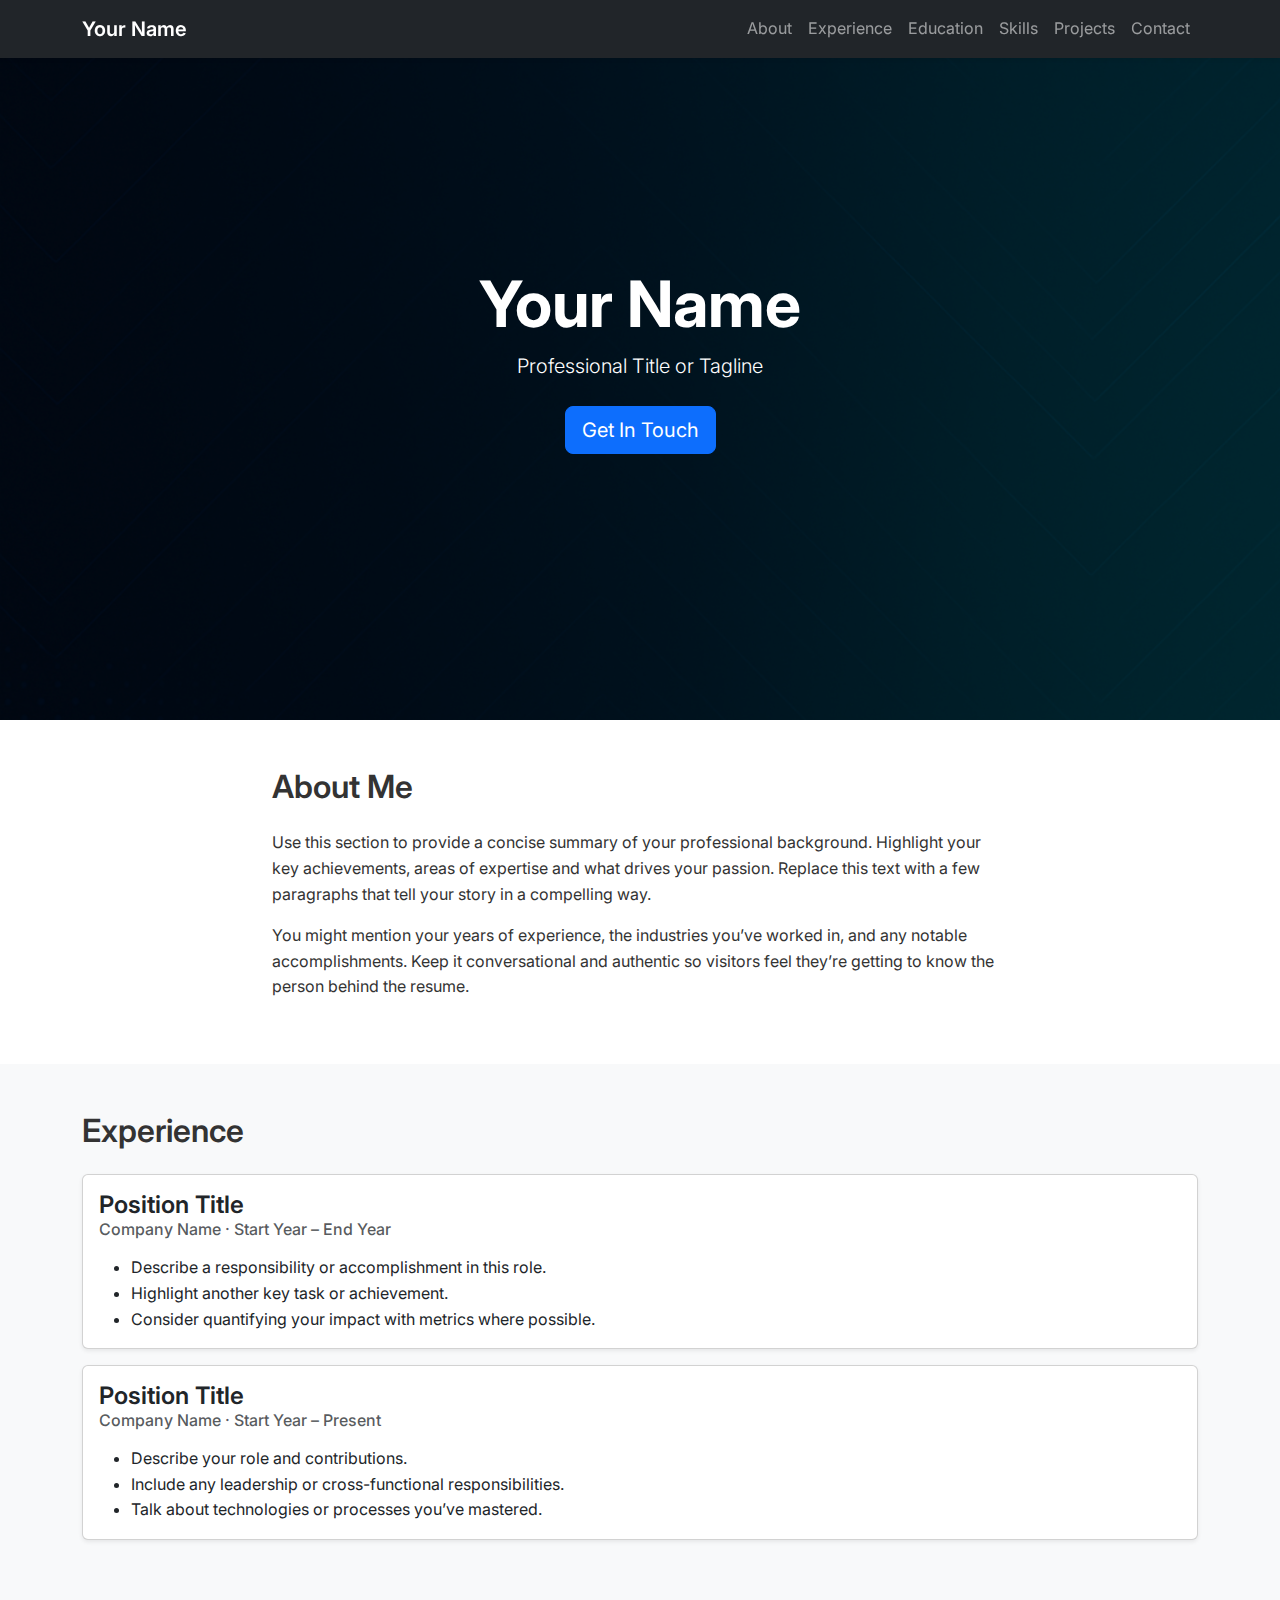
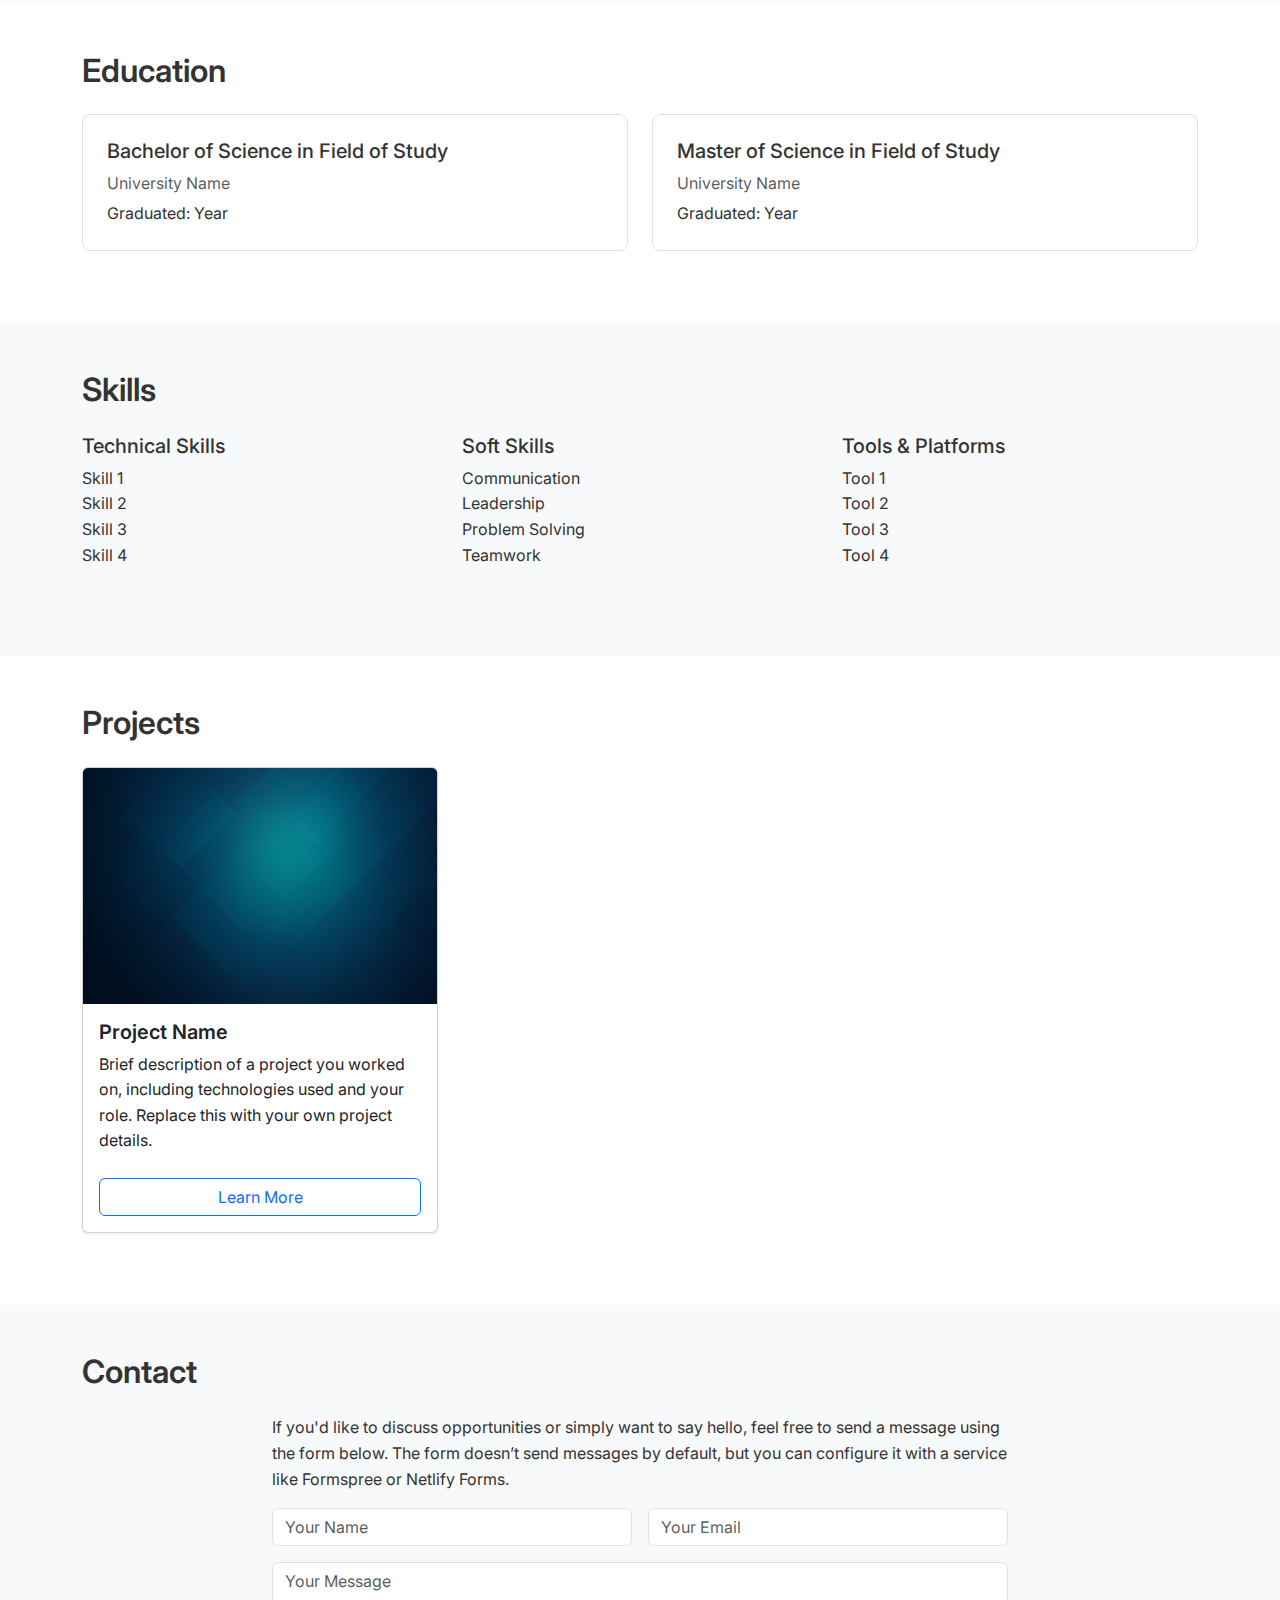
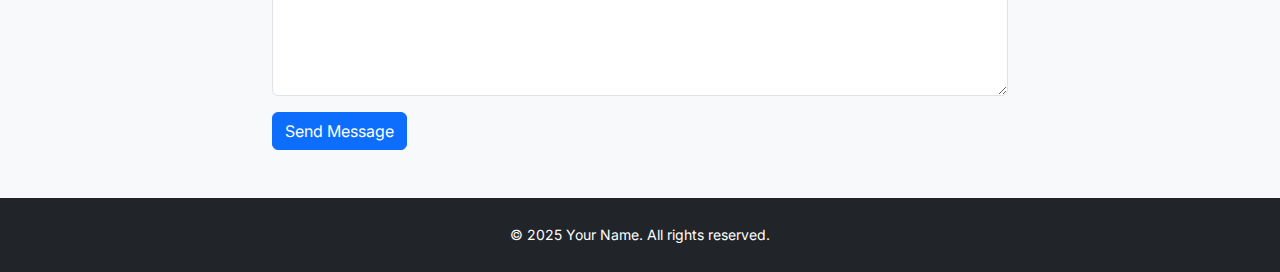
<file: professional_website/iindex.html>
<!DOCTYPE html>
<html lang="en">
<head>
  <meta charset="UTF-8">
  <meta name="viewport" content="width=device-width, initial-scale=1.0">
  <meta http-equiv="X-UA-Compatible" content="IE=edge">
  <title>Professional Portfolio</title>
  <!-- Bootstrap CSS -->
  <link href="https://cdn.jsdelivr.net/npm/bootstrap@5.3.2/dist/css/bootstrap.min.css" rel="stylesheet">
  <!-- Custom styles -->
  <link rel="stylesheet" href="style.css">
  <!-- Google Fonts -->
  <link rel="preconnect" href="https://fonts.googleapis.com">
  <link rel="preconnect" href="https://fonts.gstatic.com" crossorigin>
  <link href="https://fonts.googleapis.com/css2?family=Inter:wght@300;400;500;600;700&display=swap" rel="stylesheet">
</head>
<body>
  <!-- Navigation -->
  <nav class="navbar navbar-expand-lg navbar-dark bg-dark fixed-top shadow-sm">
    <div class="container">
      <a class="navbar-brand fw-semibold" href="#">Your Name</a>
      <button class="navbar-toggler" type="button" data-bs-toggle="collapse" data-bs-target="#navbarNav" aria-controls="navbarNav" aria-expanded="false" aria-label="Toggle navigation">
        <span class="navbar-toggler-icon"></span>
      </button>
      <div class="collapse navbar-collapse" id="navbarNav">
        <ul class="navbar-nav ms-auto">
          <li class="nav-item"><a class="nav-link" href="#about">About</a></li>
          <li class="nav-item"><a class="nav-link" href="#experience">Experience</a></li>
          <li class="nav-item"><a class="nav-link" href="#education">Education</a></li>
          <li class="nav-item"><a class="nav-link" href="#skills">Skills</a></li>
          <li class="nav-item"><a class="nav-link" href="#projects">Projects</a></li>
          <li class="nav-item"><a class="nav-link" href="#contact">Contact</a></li>
        </ul>
      </div>
    </div>
  </nav>

  <!-- Hero Section -->
  <header id="hero" class="d-flex align-items-center text-white text-center">
    <div class="container py-5">
      <h1 class="display-3 fw-bold">Your Name</h1>
      <p class="lead mb-4">Professional Title or Tagline</p>
      <a href="#contact" class="btn btn-primary btn-lg">Get In Touch</a>
    </div>
  </header>

  <!-- About Section -->
  <section id="about" class="py-5">
    <div class="container">
      <div class="row justify-content-center">
        <div class="col-lg-8">
          <h2 class="mb-4">About Me</h2>
          <p>Use this section to provide a concise summary of your professional background. Highlight your key achievements, areas of expertise and what drives your passion. Replace this text with a few paragraphs that tell your story in a compelling way.</p>
          <p>You might mention your years of experience, the industries you’ve worked in, and any notable accomplishments. Keep it conversational and authentic so visitors feel they’re getting to know the person behind the resume.</p>
        </div>
      </div>
    </div>
  </section>

  <!-- Experience Section -->
  <section id="experience" class="py-5 bg-light">
    <div class="container">
      <h2 class="mb-4">Experience</h2>
      <!-- Experience Item 1 -->
      <div class="card mb-3 shadow-sm">
        <div class="card-body">
          <h4 class="card-title mb-1">Position Title</h4>
          <h6 class="card-subtitle mb-3 text-muted">Company Name &middot; Start Year – End Year</h6>
          <ul class="mb-0">
            <li>Describe a responsibility or accomplishment in this role.</li>
            <li>Highlight another key task or achievement.</li>
            <li>Consider quantifying your impact with metrics where possible.</li>
          </ul>
        </div>
      </div>
      <!-- Experience Item 2 -->
      <div class="card mb-3 shadow-sm">
        <div class="card-body">
          <h4 class="card-title mb-1">Position Title</h4>
          <h6 class="card-subtitle mb-3 text-muted">Company Name &middot; Start Year – Present</h6>
          <ul class="mb-0">
            <li>Describe your role and contributions.</li>
            <li>Include any leadership or cross-functional responsibilities.</li>
            <li>Talk about technologies or processes you’ve mastered.</li>
          </ul>
        </div>
      </div>
    </div>
  </section>

  <!-- Education Section -->
  <section id="education" class="py-5">
    <div class="container">
      <h2 class="mb-4">Education</h2>
      <div class="row">
        <div class="col-md-6 mb-4">
          <div class="p-4 border rounded-3 h-100">
            <h5>Bachelor of Science in Field of Study</h5>
            <p class="mb-1 text-muted">University Name</p>
            <p class="mb-0">Graduated: Year</p>
          </div>
        </div>
        <div class="col-md-6 mb-4">
          <div class="p-4 border rounded-3 h-100">
            <h5>Master of Science in Field of Study</h5>
            <p class="mb-1 text-muted">University Name</p>
            <p class="mb-0">Graduated: Year</p>
          </div>
        </div>
      </div>
    </div>
  </section>

  <!-- Skills Section -->
  <section id="skills" class="py-5 bg-light">
    <div class="container">
      <h2 class="mb-4">Skills</h2>
      <div class="row">
        <div class="col-md-4 mb-4">
          <h5>Technical Skills</h5>
          <ul class="list-unstyled">
            <li>Skill 1</li>
            <li>Skill 2</li>
            <li>Skill 3</li>
            <li>Skill 4</li>
          </ul>
        </div>
        <div class="col-md-4 mb-4">
          <h5>Soft Skills</h5>
          <ul class="list-unstyled">
            <li>Communication</li>
            <li>Leadership</li>
            <li>Problem Solving</li>
            <li>Teamwork</li>
          </ul>
        </div>
        <div class="col-md-4 mb-4">
          <h5>Tools &amp; Platforms</h5>
          <ul class="list-unstyled">
            <li>Tool 1</li>
            <li>Tool 2</li>
            <li>Tool 3</li>
            <li>Tool 4</li>
          </ul>
        </div>
      </div>
    </div>
  </section>

  <!-- Projects Section -->
  <section id="projects" class="py-5">
    <div class="container">
      <h2 class="mb-4">Projects</h2>
      <div class="row">
        <div class="col-md-4 mb-4">
          <div class="card h-100 shadow-sm">
            <img src="images/project1.png" class="card-img-top" alt="Project image">
            <div class="card-body d-flex flex-column">
              <h5 class="card-title">Project Name</h5>
              <p class="card-text flex-grow-1">Brief description of a project you worked on, including technologies used and your role. Replace this with your own project details.</p>
              <a href="#" class="btn btn-outline-primary mt-2">Learn More</a>
            </div>
          </div>
        </div>
        <!-- Duplicate cards for additional projects as needed -->
      </div>
    </div>
  </section>

  <!-- Contact Section -->
  <section id="contact" class="py-5 bg-light">
    <div class="container">
      <h2 class="mb-4">Contact</h2>
      <div class="row justify-content-center">
        <div class="col-lg-8">
          <p>If you'd like to discuss opportunities or simply want to say hello, feel free to send a message using the form below. The form doesn’t send messages by default, but you can configure it with a service like Formspree or Netlify Forms.</p>
          <form>
            <div class="row g-3">
              <div class="col-md-6">
                <input type="text" class="form-control" placeholder="Your Name" required>
              </div>
              <div class="col-md-6">
                <input type="email" class="form-control" placeholder="Your Email" required>
              </div>
              <div class="col-12">
                <textarea class="form-control" rows="5" placeholder="Your Message" required></textarea>
              </div>
            </div>
            <div class="mt-3">
              <button type="submit" class="btn btn-primary">Send Message</button>
            </div>
          </form>
        </div>
      </div>
    </div>
  </section>

  <!-- Footer -->
  <footer class="py-4 bg-dark text-white text-center">
    <div class="container">
      <small>&copy; 2025 Your Name. All rights reserved.</small>
    </div>
  </footer>

  <!-- Bootstrap JS Bundle (includes Popper) -->
  <script src="https://cdn.jsdelivr.net/npm/bootstrap@5.3.2/dist/js/bootstrap.bundle.min.js"></script>
</body>
</html>
</file>
<file: professional_website/style.css>
/* Custom Stylesheet for Professional Portfolio */

/* Use the imported Inter font */
body {
  font-family: 'Inter', sans-serif;
  line-height: 1.6;
  color: #333;
}

/* Smooth scrolling for anchor links */
html {
  scroll-behavior: smooth;
}

/* Offset top sections to account for fixed navbar */
section {
  scroll-margin-top: 70px;
}

/* Hero background image */
#hero {
  background-image: url('images/hero.png');
  background-size: cover;
  background-position: center;
  min-height: 80vh;
  padding-top: 100px;
  padding-bottom: 100px;
  position: relative;
  z-index: 0;
}

#hero::before {
  content: '';
  position: absolute;
  top: 0;
  left: 0;
  width: 100%;
  height: 100%;
  background: rgba(0, 0, 0, 0.5); /* dark overlay for readability */
  z-index: -1;
}

/* Section headings */
h2 {
  font-weight: 600;
  margin-bottom: 1.5rem;
}

/* Cards */
.card-title {
  font-weight: 600;
}

/* Footer text */
footer small {
  font-size: 0.875rem;
}
</file>
